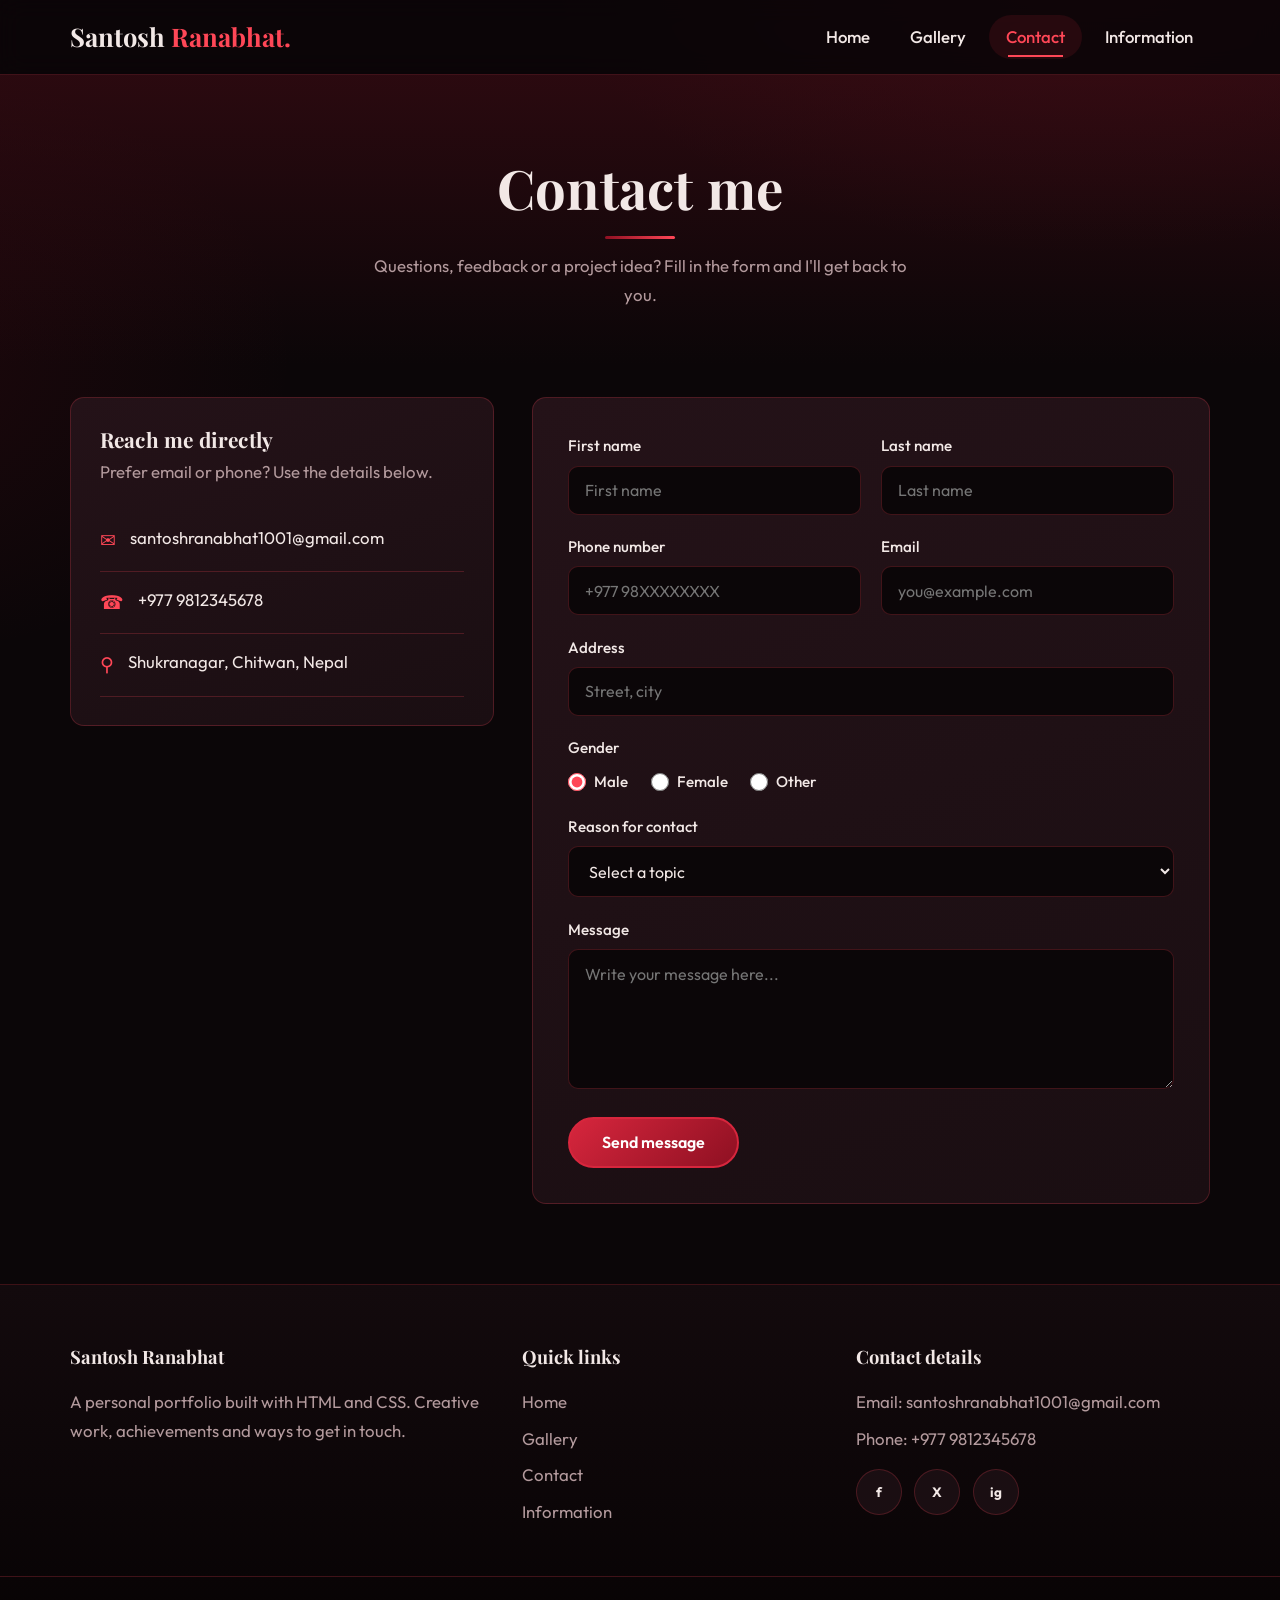
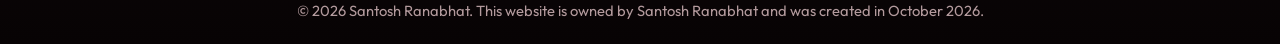
<file: contact.html>
<!DOCTYPE html>
<html lang="en">
<head>
  <meta charset="UTF-8">
  <meta name="viewport" content="width=device-width, initial-scale=1.0">
  <meta name="description" content="Contact form">
  <title>Contact | Santosh Ranabhat.Portfolio</title>
  <link rel="preconnect" href="https://fonts.googleapis.com">
  <link rel="preconnect" href="https://fonts.gstatic.com" crossorigin>
  <link href="https://fonts.googleapis.com/css2?family=Outfit:wght@400;500;600&family=Playfair+Display:ital,wght@0,600;0,700;1,600&display=swap" rel="stylesheet">
  <link rel="stylesheet" href="style.css">
</head>
<body>
  <!-- NAVBAR -->
  <header class="navbar">
    <nav class="container nav-inner" aria-label="Main navigation">
      <a href="index.html" class="logo">Santosh<span> Ranabhat.</span></a>
      <input type="checkbox" id="nav-toggle" class="nav-toggle" aria-label="Toggle menu">
      <label for="nav-toggle" class="hamburger"><span></span><span></span><span></span></label>
      <ul class="nav-links">
        <li><a href="index.html">Home</a></li>
        <li><a href="gallery.html">Gallery</a></li>
        <li><a href="contact.html" class="active">Contact</a></li>
        <li><a href="information.html">Information</a></li>
      </ul>
    </nav>
  </header>

  <main>
    <div class="page-hero">
      <div class="container"><h1>Contact me</h1><div class="divider"></div><p>Questions, feedback or a project idea? Fill in the form and I'll get back to you.</p></div>
    </div>
    <section style="padding-top:2rem">
      <div class="container contact-wrap">
        <aside class="card">
          <h3>Reach me directly</h3>
          <p>Prefer email or phone? Use the details below.</p>
          <ul class="info-list">
            <li><span>&#9993;</span> santoshranabhat1001@gmail.com</li>
            <li><span>&#9742;</span> +977 9812345678</li>
            <li><span>&#9906;</span> Shukranagar, Chitwan, Nepal</li>
          </ul>
        </aside>
        <form class="form" action="#" method="post">
          <div class="form-row">
            <div class="field"><label for="fname">First name</label><input type="text" id="fname" name="first_name" placeholder="First name" required></div>
            <div class="field"><label for="lname">Last name</label><input type="text" id="lname" name="last_name" placeholder="Last name" required></div>
          </div>
          <div class="form-row">
            <div class="field"><label for="phone">Phone number</label><input type="tel" id="phone" name="phone" placeholder="+977 98XXXXXXXX" required></div>
            <div class="field"><label for="email">Email</label><input type="email" id="email" name="email" placeholder="you@example.com" required></div>
          </div>
          <div class="field"><label for="address">Address</label><input type="text" id="address" name="address" placeholder="Street, city"></div>
          <div class="field">
            <span class="legend">Gender</span>
            <div class="radio-group">
              <label><input type="radio" name="gender" value="male" checked> Male</label>
              <label><input type="radio" name="gender" value="female"> Female</label>
              <label><input type="radio" name="gender" value="other"> Other</label>
            </div>
          </div>
          <div class="field"><label for="topic">Reason for contact</label>
            <select id="topic" name="topic">
              <option value="">Select a topic</option>
              <option value="project">Project enquiry</option>
              <option value="feedback">Feedback</option>
              <option value="collab">Collaboration</option>
              <option value="other">Other</option>
            </select>
          </div>
          <div class="field"><label for="message">Message</label><textarea id="message" name="message" placeholder="Write your message here..."></textarea></div>
          <button type="submit" class="btn btn-primary">Send message</button>
        </form>
      </div>
    </section>
  </main>

  <!-- FOOTER -->
  <footer class="footer">
    <div class="container footer-grid">
      <div>
        <h4>Santosh Ranabhat</h4>
        <p>A personal portfolio built with HTML and CSS. Creative work, achievements and ways to get in touch.</p>
      </div>
      <div>
        <h4>Quick links</h4>
        <ul>
          <li><a href="index.html">Home</a></li>
          <li><a href="gallery.html">Gallery</a></li>
          <li><a href="contact.html">Contact</a></li>
          <li><a href="information.html">Information</a></li>
        </ul>
      </div>
      <div>
        <h4>Contact details</h4>
        <ul>
          <li>Email: <a href="mailto: santoshranabhat1001@gmail.com">santoshranabhat1001@gmail.com</a></li>
          <li>Phone: <a href="tel:+9779812345678">+977 9812345678</a></li>
        </ul>
        <div class="social" style="margin-top:1rem">
          <a href="https://www.facebook.com/SantoshRanabhat001" target="_blank" rel="noopener" aria-label="Facebook">f</a>
          <a href="https://x.com/Eternalblue_22" target="_blank" rel="noopener" aria-label="Twitter">X</a>
          <a href="https://www.instagram.com/santosh_lm_10/" target="_blank" rel="noopener" aria-label="Instagram">ig</a>
        </div>
      </div>
    </div>
    <div class="footer-bottom">&copy; 2026 Santosh Ranabhat. This website is owned by Santosh Ranabhat and was created in October 2026.</div>
  </footer>
</body>
</html>
</file>
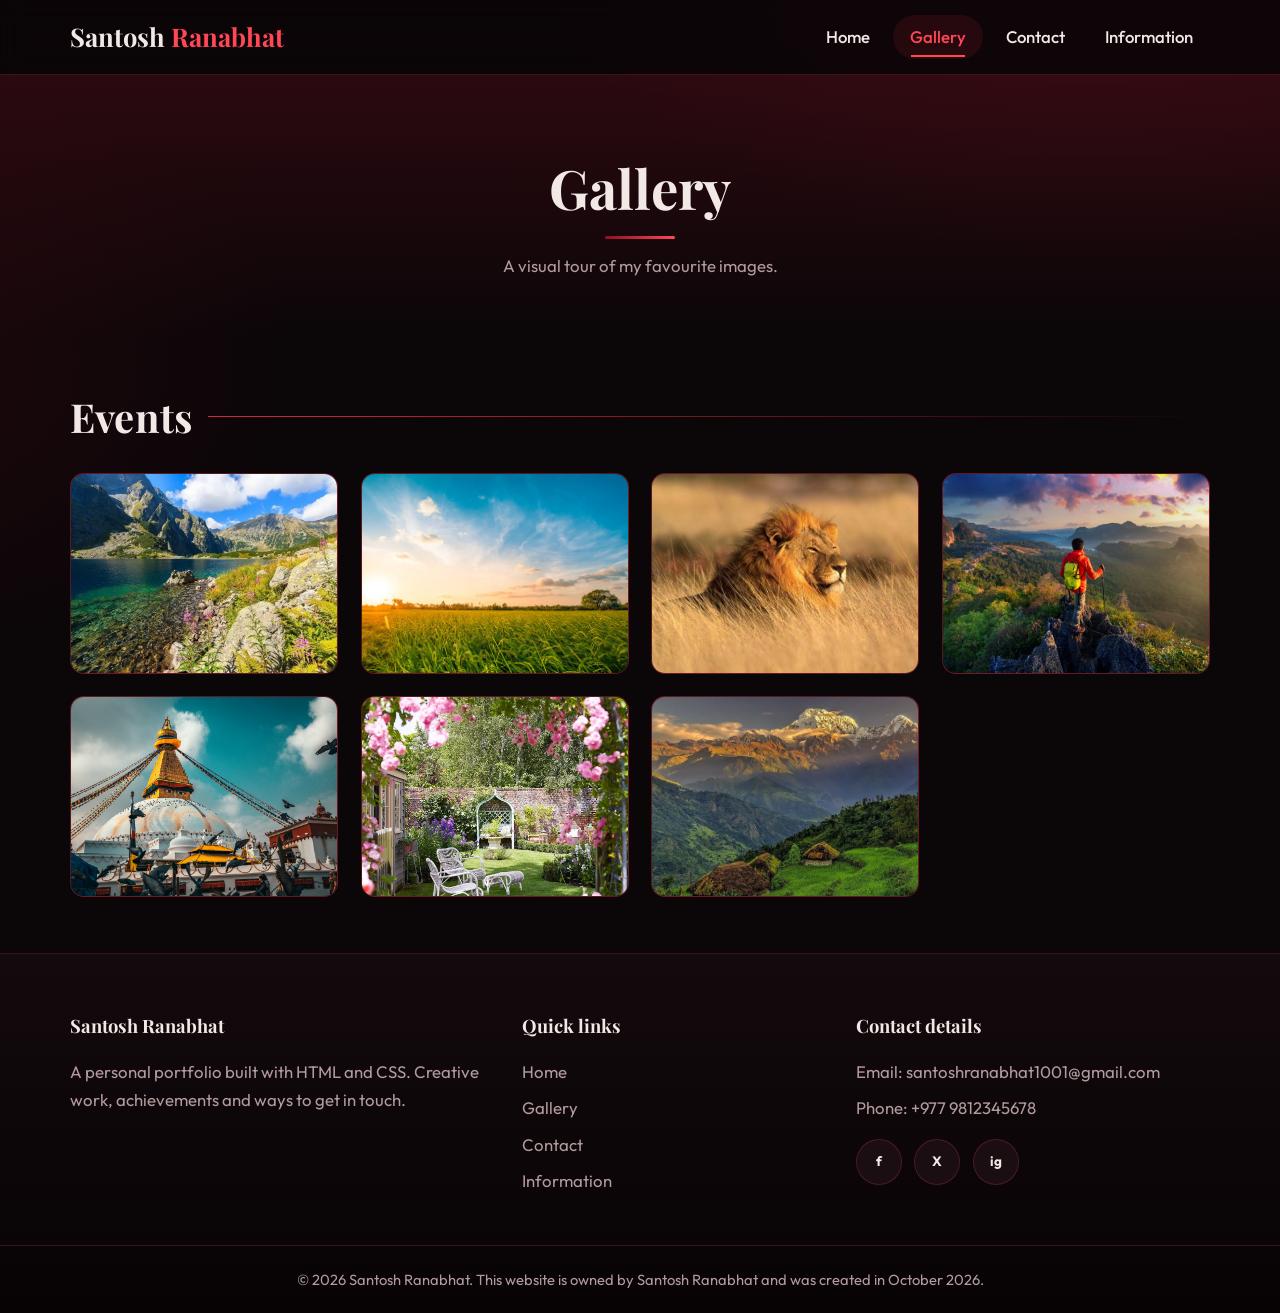
<file: gallery.html>
<!DOCTYPE html>
<html lang="en">
<head>
  <meta charset="UTF-8">
  <meta name="viewport" content="width=device-width, initial-scale=1.0">
  <meta name="description" content="Photo gallery">
  <title>Gallery | Santosh Ranabhat Portfolio</title>
  <link rel="preconnect" href="https://fonts.googleapis.com">
  <link rel="preconnect" href="https://fonts.gstatic.com" crossorigin>
  <link href="https://fonts.googleapis.com/css2?family=Outfit:wght@400;500;600&family=Playfair+Display:ital,wght@0,600;0,700;1,600&display=swap" rel="stylesheet">
  <link rel="stylesheet" href="style.css">
</head>
<body>
  <!-- NAVBAR -->
  <header class="navbar">
    <nav class="container nav-inner" aria-label="Main navigation">
      <a href="index.html" class="logo">Santosh<span> Ranabhat</span></a>
      <input type="checkbox" id="nav-toggle" class="nav-toggle" aria-label="Toggle menu">
      <label for="nav-toggle" class="hamburger"><span></span><span></span><span></span></label>
      <ul class="nav-links">
        <li><a href="index.html">Home</a></li>
        <li><a href="gallery.html" class="active">Gallery</a></li>
        <li><a href="contact.html">Contact</a></li>
        <li><a href="information.html">Information</a></li>
      </ul>
    </nav>
  </header>

  <main>
    <div class="page-hero">
      <div class="container"><h1>Gallery</h1><div class="divider"></div><p>A visual tour of my favourite images.</p></div>
    </div>
    <section class="gallery-section">
      <div class="container">
        <h2 class="gallery-title">Events</h2>
        <div class="photo-grid">
        <figure class="photo"><img src="nature and landscape.webp" alt="Nature and Landscapes"><figcaption>Nature and Landscapes</figcaption></figure>
        <figure class="photo"><img src="Sky and Sunsets.jpg" alt="Sky and Sunsets"><figcaption>Sky and Sunsets</figcaption></figure>
        <figure class="photo"><img src="Wildlife and Animals.jpg" alt="Wildlife and Animals"><figcaption>Wildlife and Animals</figcaption></figure>
        <figure class="photo"><img src="Travel and Adventure.avif" alt="Travel and Adventure"><figcaption>Travel and Adventure</figcaption></figure>
        <figure class="photo"><img src="Religious Monuments.jpg" alt="Religious Monument"><figcaption>Religious Monument</figcaption></figure>
        <figure class="photo"><img src="Flowers and Garden.webp" alt="Flowers and Garden"><figcaption>Flowers and Garden</figcaption></figure>
        <figure class="photo"><img src="Mountains and himalayas.jpg" alt="Mountains and Himalayas"><figcaption>Mountains and Himalayas</figcaption></figure>
        </div>
      </div>
    </section>

  </main>

  <!-- FOOTER -->
  <footer class="footer">
    <div class="container footer-grid">
      <div>
        <h4>Santosh Ranabhat</h4>
        <p>A personal portfolio built with HTML and CSS. Creative work, achievements and ways to get in touch.</p>
      </div>
      <div>
        <h4>Quick links</h4>
        <ul>
          <li><a href="index.html">Home</a></li>
          <li><a href="gallery.html">Gallery</a></li>
          <li><a href="contact.html">Contact</a></li>
          <li><a href="information.html">Information</a></li>
        </ul>
      </div>
      <div>
        <h4>Contact details</h4>
        <ul>
          <li>Email: <a href="mailto:youremail@example.com">santoshranabhat1001@gmail.com</a></li>
          <li>Phone: <a href="tel:+9779812345678">+977 9812345678</a></li>
        </ul>
        <div class="social" style="margin-top:1rem">
          <a href="https://www.facebook.com/SantoshRanabhat001" target="_blank" rel="noopener" aria-label="Facebook">f</a>
          <a href="https://x.com/Eternalblue_22" target="_blank" rel="noopener" aria-label="Twitter">X</a>
          <a href="https://www.instagram.com/santosh_lm_10/" target="_blank" rel="noopener" aria-label="Instagram">ig</a>
        </div>
      </div>
    </div>
    <div class="footer-bottom">&copy; 2026 Santosh Ranabhat. This website is owned by Santosh Ranabhat and was created in October 2026.</div>
  </footer>
</body>
</html>
</file>
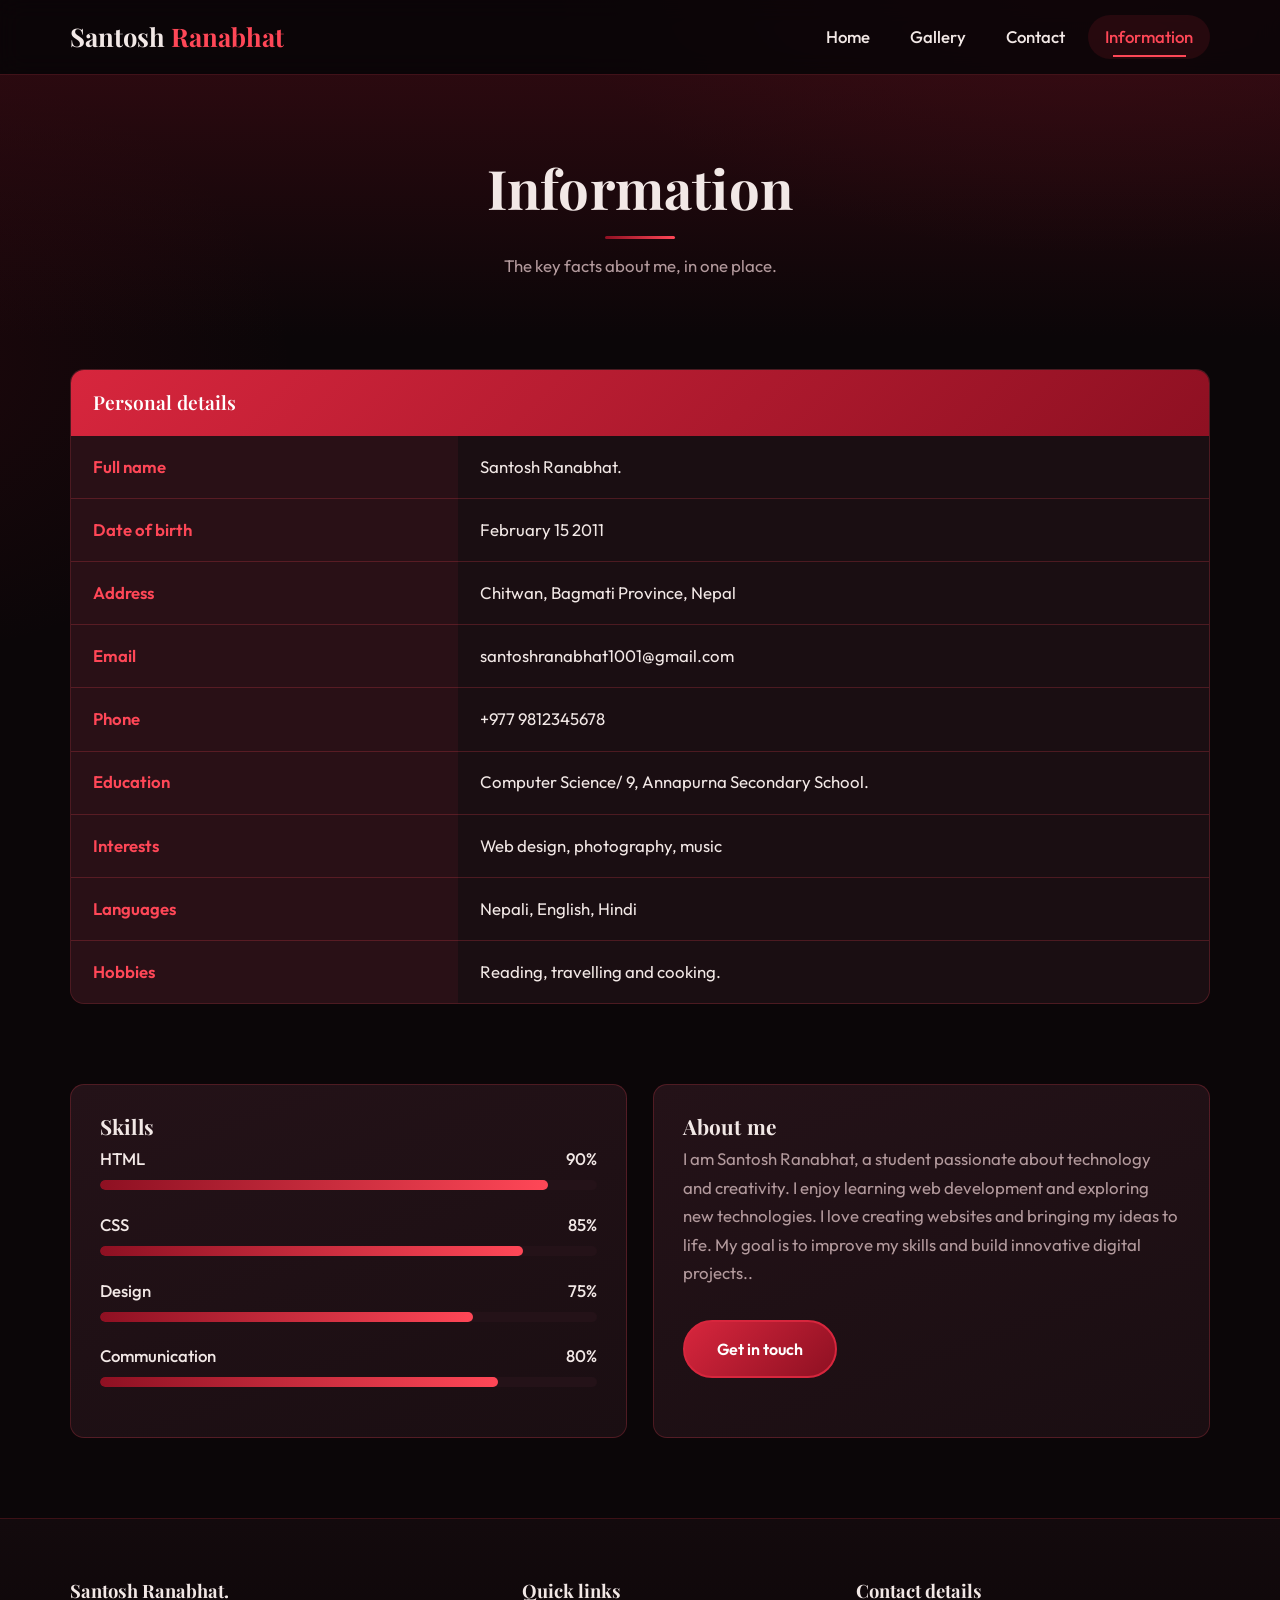
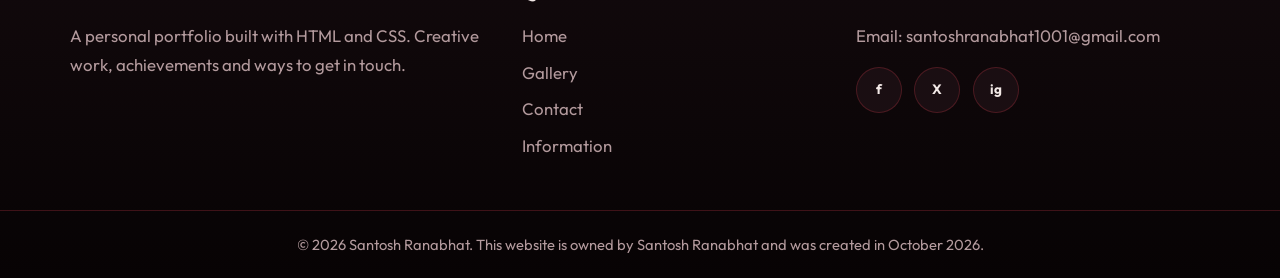
<file: information.html>
<!DOCTYPE html>
<html lang="en">
<head>
  <meta charset="UTF-8">
  <meta name="viewport" content="width=device-width, initial-scale=1.0">
  <meta name="description" content="Personal information">
  <title>Information | Santosh Ranabhat. Portfolio</title>
  <link rel="preconnect" href="https://fonts.googleapis.com">
  <link rel="preconnect" href="https://fonts.gstatic.com" crossorigin>
  <link href="https://fonts.googleapis.com/css2?family=Outfit:wght@400;500;600&family=Playfair+Display:ital,wght@0,600;0,700;1,600&display=swap" rel="stylesheet">
  <link rel="stylesheet" href="style.css">
</head>
<body>
  <!-- NAVBAR -->
  <header class="navbar">
    <nav class="container nav-inner" aria-label="Main navigation">
      <a href="index.html" class="logo">Santosh<span> Ranabhat</span></a>
      <input type="checkbox" id="nav-toggle" class="nav-toggle" aria-label="Toggle menu">
      <label for="nav-toggle" class="hamburger"><span></span><span></span><span></span></label>
      <ul class="nav-links">
        <li><a href="index.html">Home</a></li>
        <li><a href="gallery.html">Gallery</a></li>
        <li><a href="contact.html">Contact</a></li>
        <li><a href="information.html" class="active">Information</a></li>
      </ul>
    </nav>
  </header>

  <main>
    <div class="page-hero">
      <div class="container"><h1>Information</h1><div class="divider"></div><p>The key facts about me, in one place.</p></div>
    </div>
    <section style="padding-top:2rem">
      <div class="container">
        <div class="table-wrap">
          <table>
            <caption class="sr" style="display:none">Personal information</caption>
            <thead><tr><th colspan="2" class="table-title">Personal details</th></tr></thead>
            <tbody>
          <tr><th scope="row">Full name</th><td>Santosh Ranabhat.</td></tr>
          <tr><th scope="row">Date of birth</th><td>February 15 2011</td></tr>
          <tr><th scope="row">Address</th><td>Chitwan, Bagmati Province, Nepal</td></tr>
          <tr><th scope="row">Email</th><td>santoshranabhat1001@gmail.com</td></tr>
          <tr><th scope="row">Phone</th><td>+977 9812345678</td></tr>
          <tr><th scope="row">Education</th><td>Computer Science/ 9, Annapurna Secondary School.</td></tr>
          <tr><th scope="row">Interests</th><td>Web design, photography, music</td></tr>
          <tr><th scope="row">Languages</th><td>Nepali, English, Hindi</td></tr>
          <tr><th scope="row">Hobbies</th><td>Reading, travelling and cooking.</td></tr>
            </tbody>
          </table>
        </div>
      </div>
    </section>
    <section style="padding-top:0">
      <div class="container grid grid-2">
        <div class="card"><h3>Skills</h3>
          <div class="skill"><div class="skill-top"><span>HTML</span><span>90%</span></div><div class="bar"><i style="--w:90%"></i></div></div>
          <div class="skill"><div class="skill-top"><span>CSS</span><span>85%</span></div><div class="bar"><i style="--w:85%"></i></div></div>
          <div class="skill"><div class="skill-top"><span>Design</span><span>75%</span></div><div class="bar"><i style="--w:75%"></i></div></div>
          <div class="skill"><div class="skill-top"><span>Communication</span><span>80%</span></div><div class="bar"><i style="--w:80%"></i></div></div>
        </div>
        <div class="card"><h3>About me</h3><p>I am Santosh Ranabhat, a student passionate about technology and creativity.
I enjoy learning web development and exploring new technologies.
I love creating websites and bringing my ideas to life.
My goal is to improve my skills and build innovative digital projects..</p><div class="btn-row"><a href="contact.html" class="btn btn-primary">Get in touch</a></div></div>
      </div>
    </section>
  </main>

  <!-- FOOTER -->
  <footer class="footer">
    <div class="container footer-grid">
      <div>
        <h4>Santosh Ranabhat.</h4>
        <p>A personal portfolio built with HTML and CSS. Creative work, achievements and ways to get in touch.</p>
      </div>
      <div>
        <h4>Quick links</h4>
        <ul>
          <li><a href="index.html">Home</a></li>
          <li><a href="gallery.html">Gallery</a></li>
          <li><a href="contact.html">Contact</a></li>
          <li><a href="information.html">Information</a></li>
        </ul>
      </div>
      <div>
        <h4>Contact details</h4>
        <ul>
          <li>Email: <a href="santoshranabhat1001@gmail.com">santoshranabhat1001@gmail.com</a></li>
  
        </ul>
        <div class="social" style="margin-top:1rem">
          <a href="https://www.facebook.com/SantoshRanabhat001" target="_blank" rel="noopener" aria-label="Facebook">f</a>
          <a href="https://twitter.com/" target="_blank" rel="noopener" aria-label="Twitter">X</a>
          <a href="https://www.instagram.com/" target="_blank" rel="noopener" aria-label="Instagram">ig</a>
        </div>
      </div>
    </div>
    <div class="footer-bottom">&copy; 2026 Santosh Ranabhat. This website is owned by Santosh Ranabhat and was created in October 2026.</div>
  </footer>
</body>
</html>
</file>
<file: style.css>
/* ==========================================================
   my-portfolio / style.css  -  dark crimson theme
   ========================================================== */
:root{
  --bg:#0b0608; --bg-2:#130a0d; --surface:#1a0e12; --surface-2:#241218;
  --red:#d7263d; --red-bright:#ff4757; --red-deep:#8e1022; --wine:#4a0d17;
  --text:#f2e8e6; --muted:#b39a9d; --line:rgba(255,71,87,.22);
  --radius:14px; --glow:0 0 22px rgba(255,71,87,.45);
  --font-head:"Playfair Display",Georgia,"Times New Roman",serif;
  --font-body:"Outfit","Segoe UI",Helvetica,Arial,sans-serif;
}
*,*::before,*::after{box-sizing:border-box;margin:0;padding:0}
html{scroll-behavior:smooth}
body{font-family:var(--font-body);background:var(--bg);color:var(--text);line-height:1.7;font-size:1.05rem;
  background-image:radial-gradient(900px 500px at 85% -5%,rgba(215,38,61,.14),transparent 60%),radial-gradient(700px 500px at -10% 40%,rgba(142,16,34,.14),transparent 60%);
  background-attachment:fixed;min-height:100vh;display:flex;flex-direction:column}
main{flex:1}
img{max-width:100%;display:block}
a{color:var(--red-bright);text-decoration:none;transition:color .25s}
a:hover{color:#fff}
h1,h2,h3{font-family:var(--font-head);line-height:1.2;letter-spacing:.2px}
h1{font-size:clamp(2.4rem,6vw,4.4rem)}
h2{font-size:clamp(1.8rem,3.4vw,2.5rem);margin-bottom:.6rem}
h3{font-size:1.3rem;margin-bottom:.4rem}
p{color:var(--muted)}
:focus-visible{outline:2px solid var(--red-bright);outline-offset:3px}
::selection{background:var(--red);color:#fff}
::-webkit-scrollbar{width:10px}::-webkit-scrollbar-track{background:var(--bg)}
::-webkit-scrollbar-thumb{background:var(--red-deep);border-radius:10px}::-webkit-scrollbar-thumb:hover{background:var(--red)}

.container{width:min(1140px,92%);margin-inline:auto}
section{padding:5rem 0}
.section-head{text-align:center;margin-bottom:3rem}
.section-head p{max-width:560px;margin:0 auto}
.divider{width:70px;height:3px;margin:1rem auto 0;border-radius:3px;background:linear-gradient(90deg,var(--red-deep),var(--red-bright))}

/* ---------- NAVBAR ---------- */
.navbar{position:sticky;top:0;z-index:100;background:rgba(11,6,8,.82);backdrop-filter:blur(12px);border-bottom:1px solid var(--line)}
.nav-inner{display:flex;align-items:center;justify-content:space-between;height:74px}
.logo{font-family:var(--font-head);font-size:1.6rem;color:var(--text);font-weight:700}
.logo span{color:var(--red-bright);transition:text-shadow .3s}
.logo:hover span{text-shadow:var(--glow)}
.nav-links{display:flex;gap:.4rem;list-style:none}
.nav-links a{position:relative;display:block;padding:.5rem 1.05rem;color:var(--text);font-weight:500;border-radius:30px;transition:background .3s,color .3s}
.nav-links a::after{content:"";position:absolute;left:50%;bottom:2px;width:0;height:2px;background:var(--red-bright);transition:width .3s,left .3s}
.nav-links a:hover::after,.nav-links a.active::after{width:60%;left:20%}
.nav-links a:hover{color:var(--red-bright)}
.nav-links a.active{color:var(--red-bright);background:rgba(215,38,61,.12)}
.nav-toggle{display:none}
.hamburger{display:none;cursor:pointer;width:42px;height:42px;border:1px solid var(--line);border-radius:10px;align-items:center;justify-content:center;flex-direction:column;gap:5px}
.hamburger span{width:20px;height:2px;background:var(--text);transition:transform .3s,opacity .3s}
.hamburger:hover{border-color:var(--red-bright)}

/* ---------- BUTTONS ---------- */
.btn{display:inline-block;position:relative;overflow:hidden;padding:.85rem 2rem;border-radius:40px;font-family:var(--font-body);font-weight:600;font-size:1rem;cursor:pointer;border:2px solid var(--red);transition:transform .25s,box-shadow .25s,color .3s;z-index:1}
.btn::before{content:"";position:absolute;inset:0;z-index:-1;transform:translateX(-101%);transition:transform .35s ease}
.btn-primary{background:linear-gradient(135deg,var(--red),var(--red-deep));color:#fff}
.btn-primary::before{background:var(--red-bright)}
.btn-primary:hover{transform:translateY(-3px);box-shadow:var(--glow);color:#fff}
.btn-primary:hover::before{transform:translateX(0)}
.btn-outline{background:transparent;color:var(--red-bright)}
.btn-outline::before{background:var(--red)}
.btn-outline:hover{color:#fff;transform:translateY(-3px);box-shadow:var(--glow)}
.btn-outline:hover::before{transform:translateX(0)}
.btn:active{transform:translateY(0) scale(.97)}
.btn-row{display:flex;gap:1rem;flex-wrap:wrap;margin-top:2rem}

/* ---------- HERO / COVER ---------- */
.hero{position:relative;min-height:88vh;display:flex;align-items:center;padding:4rem 0;overflow:hidden;
  background:linear-gradient(100deg,rgba(11,6,8,.94) 30%,rgba(74,13,23,.62)),url("images/cover.jpg") center/cover no-repeat,linear-gradient(135deg,var(--wine),var(--bg))}
.hero::after{content:"";position:absolute;width:520px;height:520px;right:-140px;top:-140px;border-radius:50%;background:radial-gradient(circle,rgba(255,71,87,.3),transparent 65%);animation:pulse 6s ease-in-out infinite}
.hero-content{position:relative;z-index:2;max-width:680px}
.hero-tag{display:inline-block;padding:.3rem 1rem;border:1px solid var(--line);border-radius:30px;color:var(--red-bright);font-size:.9rem;margin-bottom:1.2rem;animation:fadeUp .9s .1s both}
.hero h1{animation:fadeUp .9s .25s both}
.hero h1 em{font-style:italic;color:var(--red-bright);text-shadow:var(--glow)}
.hero p{font-size:1.15rem;margin-top:1.2rem;animation:fadeUp .9s .4s both}
.hero .btn-row{animation:fadeUp .9s .55s both}
.page-hero{padding:5rem 0 3.5rem;text-align:center;background:linear-gradient(180deg,rgba(74,13,23,.5),transparent)}
.page-hero p{max-width:560px;margin:.8rem auto 0}
.page-hero h1{font-size:clamp(2.2rem,5vw,3.4rem);animation:fadeUp .8s both}

/* ---------- CARDS / GRIDS ---------- */
.grid{display:grid;gap:1.6rem}
.grid-3{grid-template-columns:repeat(auto-fit,minmax(270px,1fr))}
.grid-2{grid-template-columns:repeat(auto-fit,minmax(320px,1fr))}
.card{background:linear-gradient(160deg,var(--surface-2),var(--surface));border:1px solid var(--line);border-radius:var(--radius);padding:1.8rem;transition:transform .35s,border-color .35s,box-shadow .35s}
.card:hover{transform:translateY(-8px);border-color:var(--red-bright);box-shadow:0 14px 34px rgba(215,38,61,.25)}
.card .icon{width:54px;height:54px;border-radius:14px;display:grid;place-items:center;font-size:1.5rem;background:rgba(215,38,61,.15);margin-bottom:1rem;transition:transform .4s,background .3s}
.card:hover .icon{transform:rotate(-8deg) scale(1.1);background:var(--red)}

.welcome{display:grid;grid-template-columns:1.1fr 1fr;gap:3rem;align-items:center}
.welcome-img{aspect-ratio:4/5;border-radius:var(--radius);border:1px solid var(--line);overflow:hidden;background:linear-gradient(135deg,var(--wine),var(--surface));box-shadow:12px 12px 0 var(--red-deep);transition:box-shadow .4s,transform .4s}
.welcome-img:hover{box-shadow:6px 6px 0 var(--red);transform:translate(4px,4px)}
.welcome-img img{width:100%;height:100%;object-fit:cover}
.stats{display:flex;gap:2.4rem;margin-top:1.8rem;flex-wrap:wrap}
.stat strong{display:block;font-family:var(--font-head);font-size:2.2rem;color:var(--red-bright)}
.stat span{color:var(--muted);font-size:.9rem}

/* ---------- EVENTS ---------- */
.event{display:flex;gap:1.3rem;align-items:center;background:var(--surface);border:1px solid var(--line);border-left:4px solid var(--red);border-radius:var(--radius);padding:1.3rem 1.5rem;margin-bottom:1.2rem;transition:transform .3s,background .3s,border-left-width .3s}
.event:hover{transform:translateX(8px);background:var(--surface-2);border-left-width:9px}
.date-box{min-width:78px;text-align:center;padding:.6rem;border-radius:12px;background:linear-gradient(160deg,var(--red),var(--red-deep));color:#fff;line-height:1.2}
.date-box b{display:block;font-size:1.8rem;font-family:var(--font-head)}
.date-box small{font-size:.8rem}
.event h3{margin:0}
.event p{font-size:.95rem}

/* ---------- SOCIAL ---------- */
.social{display:flex;gap:.8rem;flex-wrap:wrap}
.social a{width:46px;height:46px;border-radius:50%;display:grid;place-items:center;border:1px solid var(--line);color:var(--text);font-weight:700;font-size:.85rem;background:var(--surface);transition:transform .3s,background .3s,box-shadow .3s,border-color .3s}
.social a:hover{background:var(--red);border-color:var(--red-bright);color:#fff;transform:translateY(-5px) rotate(8deg);box-shadow:var(--glow)}
.social-band{text-align:center;background:linear-gradient(135deg,rgba(142,16,34,.35),rgba(11,6,8,0));border-block:1px solid var(--line)}
.social-band .social{justify-content:center;margin-top:1.4rem}

/* ---------- GALLERY ---------- */
.gallery-section{padding:3.5rem 0}
.gallery-title{display:flex;align-items:center;gap:1rem;margin-bottom:2rem}
.gallery-title::after{content:"";flex:1;height:1px;background:linear-gradient(90deg,var(--red),transparent)}
.photo-grid{display:grid;grid-template-columns:repeat(auto-fit,minmax(240px,1fr));gap:1.4rem}
.photo{position:relative;margin:0;border-radius:var(--radius);overflow:hidden;border:1px solid var(--line);background:linear-gradient(135deg,var(--wine),var(--surface));aspect-ratio:4/3;cursor:pointer}
.photo img{width:100%;height:100%;object-fit:cover;transition:transform .6s ease,filter .4s}
.photo:hover img{transform:scale(1.12);filter:brightness(.55) saturate(1.2)}
.photo figcaption{position:absolute;left:0;right:0;bottom:0;padding:1.6rem 1.1rem 1rem;background:linear-gradient(0deg,rgba(11,6,8,.95),transparent);color:var(--text);font-weight:500;transform:translateY(60%);opacity:.0;transition:transform .4s,opacity .4s}
.photo:hover figcaption{transform:translateY(0);opacity:1}
.photo::after{content:"";position:absolute;inset:0;border-radius:var(--radius);box-shadow:inset 0 0 0 0 var(--red-bright);transition:box-shadow .35s;pointer-events:none}
.photo:hover::after{box-shadow:inset 0 0 0 3px var(--red-bright)}

/* ---------- TABLE (Information) ---------- */
.table-wrap{overflow-x:auto;border-radius:var(--radius);border:1px solid var(--line);background:var(--surface)}
table{width:100%;border-collapse:collapse;min-width:520px}
th,td{padding:1.05rem 1.4rem;text-align:left;border-bottom:1px solid var(--line)}
th{width:34%;color:var(--red-bright);font-weight:600;background:rgba(215,38,61,.08)}
td{color:var(--text)}
tr{transition:background .25s}
tbody tr:hover{background:rgba(215,38,61,.14)}
tr:last-child th,tr:last-child td{border-bottom:none}
.table-title{background:linear-gradient(135deg,var(--red),var(--red-deep));color:#fff!important;font-family:var(--font-head);font-size:1.2rem;width:auto}
.skill{margin-bottom:1.3rem}
.skill-top{display:flex;justify-content:space-between;margin-bottom:.4rem;font-weight:500}
.bar{height:10px;border-radius:10px;background:var(--surface-2);overflow:hidden}
.bar i{display:block;height:100%;border-radius:10px;background:linear-gradient(90deg,var(--red-deep),var(--red-bright));width:0;animation:grow 1.6s .3s forwards}

/* ---------- FORM ---------- */
.contact-wrap{display:grid;grid-template-columns:1fr 1.6fr;gap:2.4rem;align-items:start}
.info-list{list-style:none;margin-top:1.4rem}
.info-list li{display:flex;gap:.9rem;align-items:flex-start;padding:.9rem 0;border-bottom:1px solid var(--line);color:var(--text)}
.info-list li span{color:var(--red-bright);font-size:1.2rem}
form.form{background:linear-gradient(160deg,var(--surface-2),var(--surface));border:1px solid var(--line);border-radius:var(--radius);padding:2.2rem}
.form-row{display:grid;grid-template-columns:1fr 1fr;gap:1.2rem}
.field{margin-bottom:1.2rem}
.field label{display:block;margin-bottom:.4rem;font-weight:500;font-size:.95rem}
.field input[type=text],.field input[type=tel],.field input[type=email],.field select,.field textarea{width:100%;padding:.85rem 1rem;background:var(--bg);color:var(--text);border:1px solid var(--line);border-radius:10px;font-family:inherit;font-size:1rem;transition:border-color .3s,box-shadow .3s,background .3s}
.field input:hover,.field select:hover,.field textarea:hover{border-color:var(--red)}
.field input:focus,.field select:focus,.field textarea:focus{outline:none;border-color:var(--red-bright);box-shadow:0 0 0 4px rgba(255,71,87,.18);background:#12090c}
.field textarea{resize:vertical;min-height:140px}
.field select option{background:var(--bg)}
.radio-group{display:flex;gap:1.4rem;flex-wrap:wrap}
.radio-group label{display:flex;align-items:center;gap:.5rem;cursor:pointer;margin:0;transition:color .25s}
.radio-group label:hover{color:var(--red-bright)}
.radio-group input{accent-color:var(--red-bright);width:18px;height:18px;cursor:pointer}
.legend{display:block;margin-bottom:.5rem;font-weight:500;font-size:.95rem}

/* ---------- FOOTER ---------- */
.footer{margin-top:auto;background:linear-gradient(180deg,var(--bg-2),#070304);border-top:1px solid var(--line);padding:3.5rem 0 0}
.footer-grid{display:grid;grid-template-columns:1.4fr 1fr 1.2fr;gap:2.4rem}
.footer h4{font-family:var(--font-head);font-size:1.15rem;margin-bottom:1rem;color:var(--text)}
.footer ul{list-style:none}
.footer li{margin-bottom:.5rem;color:var(--muted)}
.footer ul a{color:var(--muted);display:inline-block;transition:color .25s,transform .25s}
.footer ul a:hover{color:var(--red-bright);transform:translateX(6px)}
.footer-bottom{margin-top:2.6rem;padding:1.3rem 0;text-align:center;border-top:1px solid var(--line);color:var(--muted);font-size:.92rem}

/* ---------- ANIMATIONS ---------- */
@keyframes fadeUp{from{opacity:0;transform:translateY(28px)}to{opacity:1;transform:translateY(0)}}
@keyframes pulse{0%,100%{transform:scale(1);opacity:.7}50%{transform:scale(1.18);opacity:1}}
@keyframes grow{to{width:var(--w)}}
.reveal{animation:fadeUp .9s both}

/* ---------- RESPONSIVE ---------- */
@media (max-width:860px){
  .hamburger{display:flex}
  .nav-links{position:absolute;top:74px;left:0;right:0;flex-direction:column;background:rgba(11,6,8,.97);padding:0 4%;max-height:0;overflow:hidden;transition:max-height .45s ease,padding .45s;border-bottom:1px solid var(--line)}
  .nav-links a{padding:.9rem 1rem}
  .nav-toggle:checked ~ .nav-links{max-height:360px;padding:1rem 4%}
  .nav-toggle:checked ~ .hamburger span:nth-child(1){transform:translateY(7px) rotate(45deg)}
  .nav-toggle:checked ~ .hamburger span:nth-child(2){opacity:0}
  .nav-toggle:checked ~ .hamburger span:nth-child(3){transform:translateY(-7px) rotate(-45deg)}
  .welcome,.contact-wrap,.footer-grid{grid-template-columns:1fr}
  .form-row{grid-template-columns:1fr}
  section{padding:3.5rem 0}
  .event{flex-direction:column;align-items:flex-start}
}
@media (prefers-reduced-motion:reduce){*{animation:none!important;transition:none!important}.bar i{width:var(--w)}}
</file>
